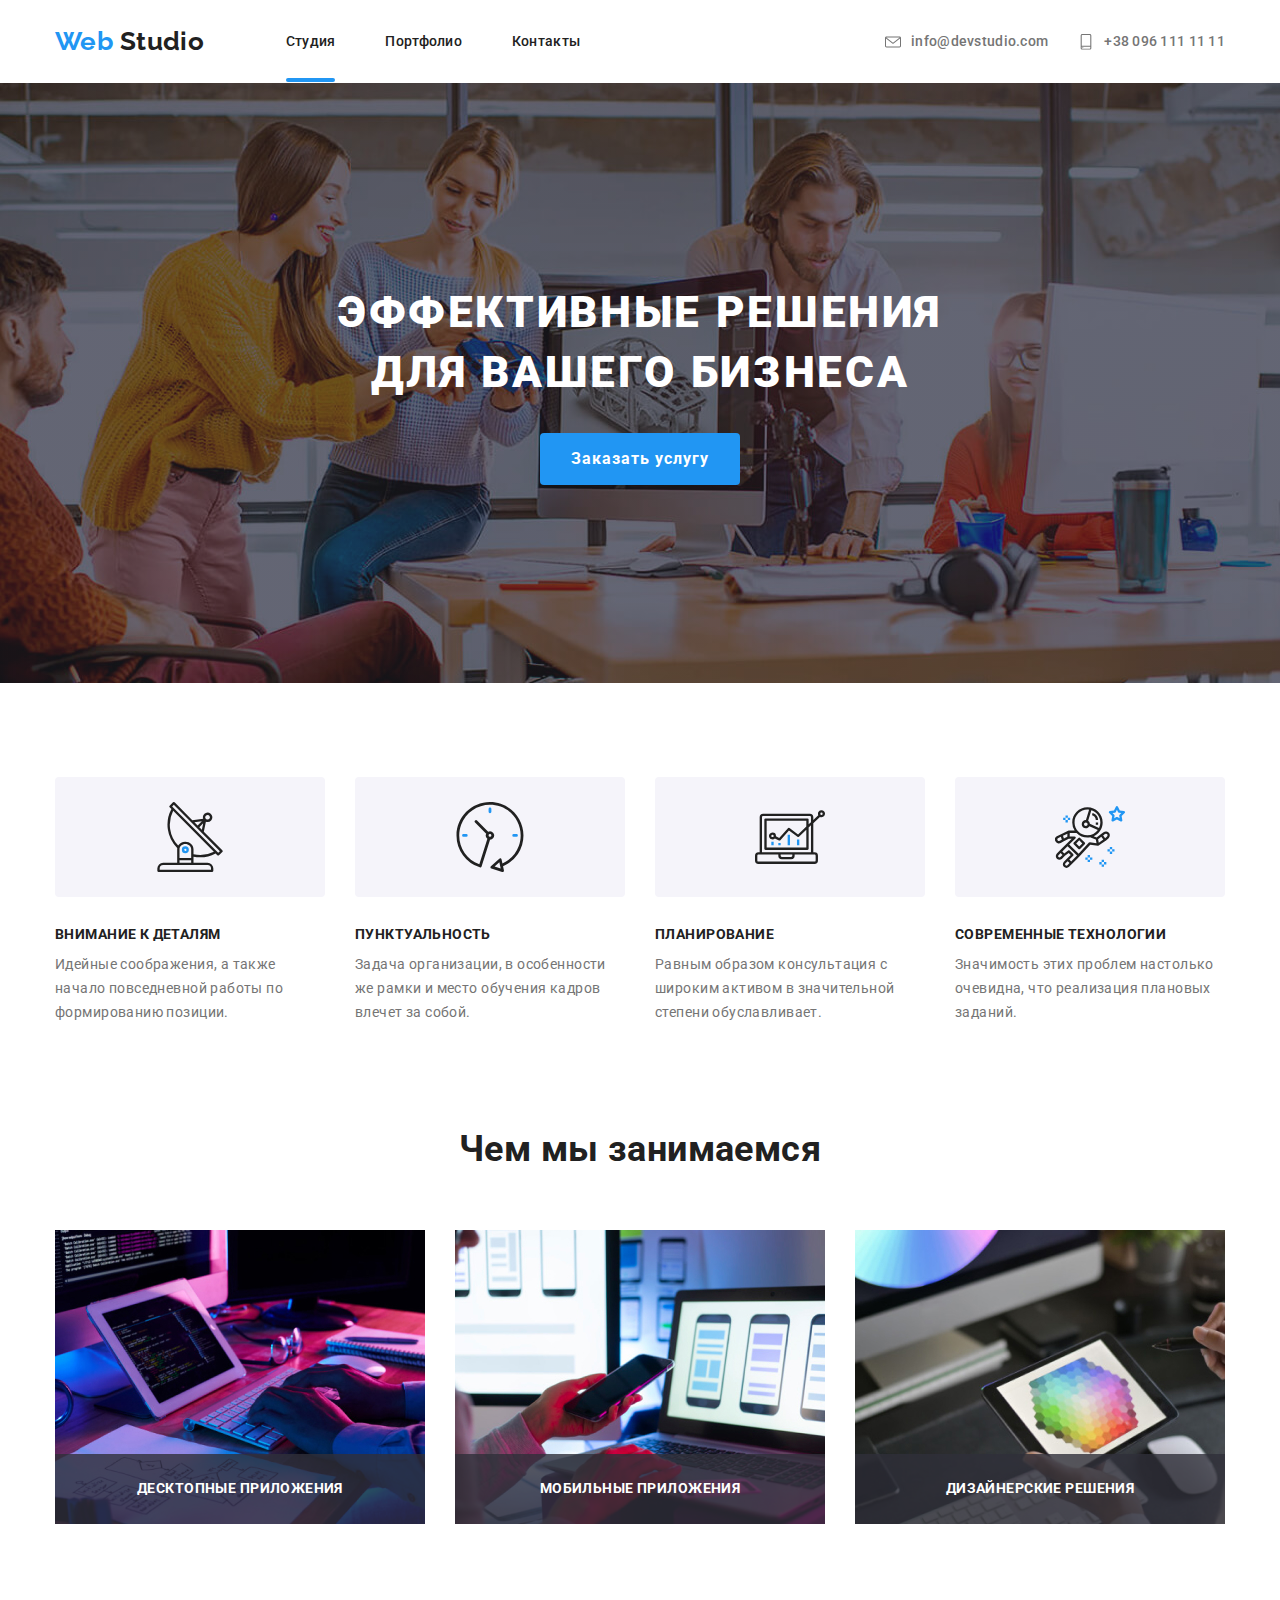
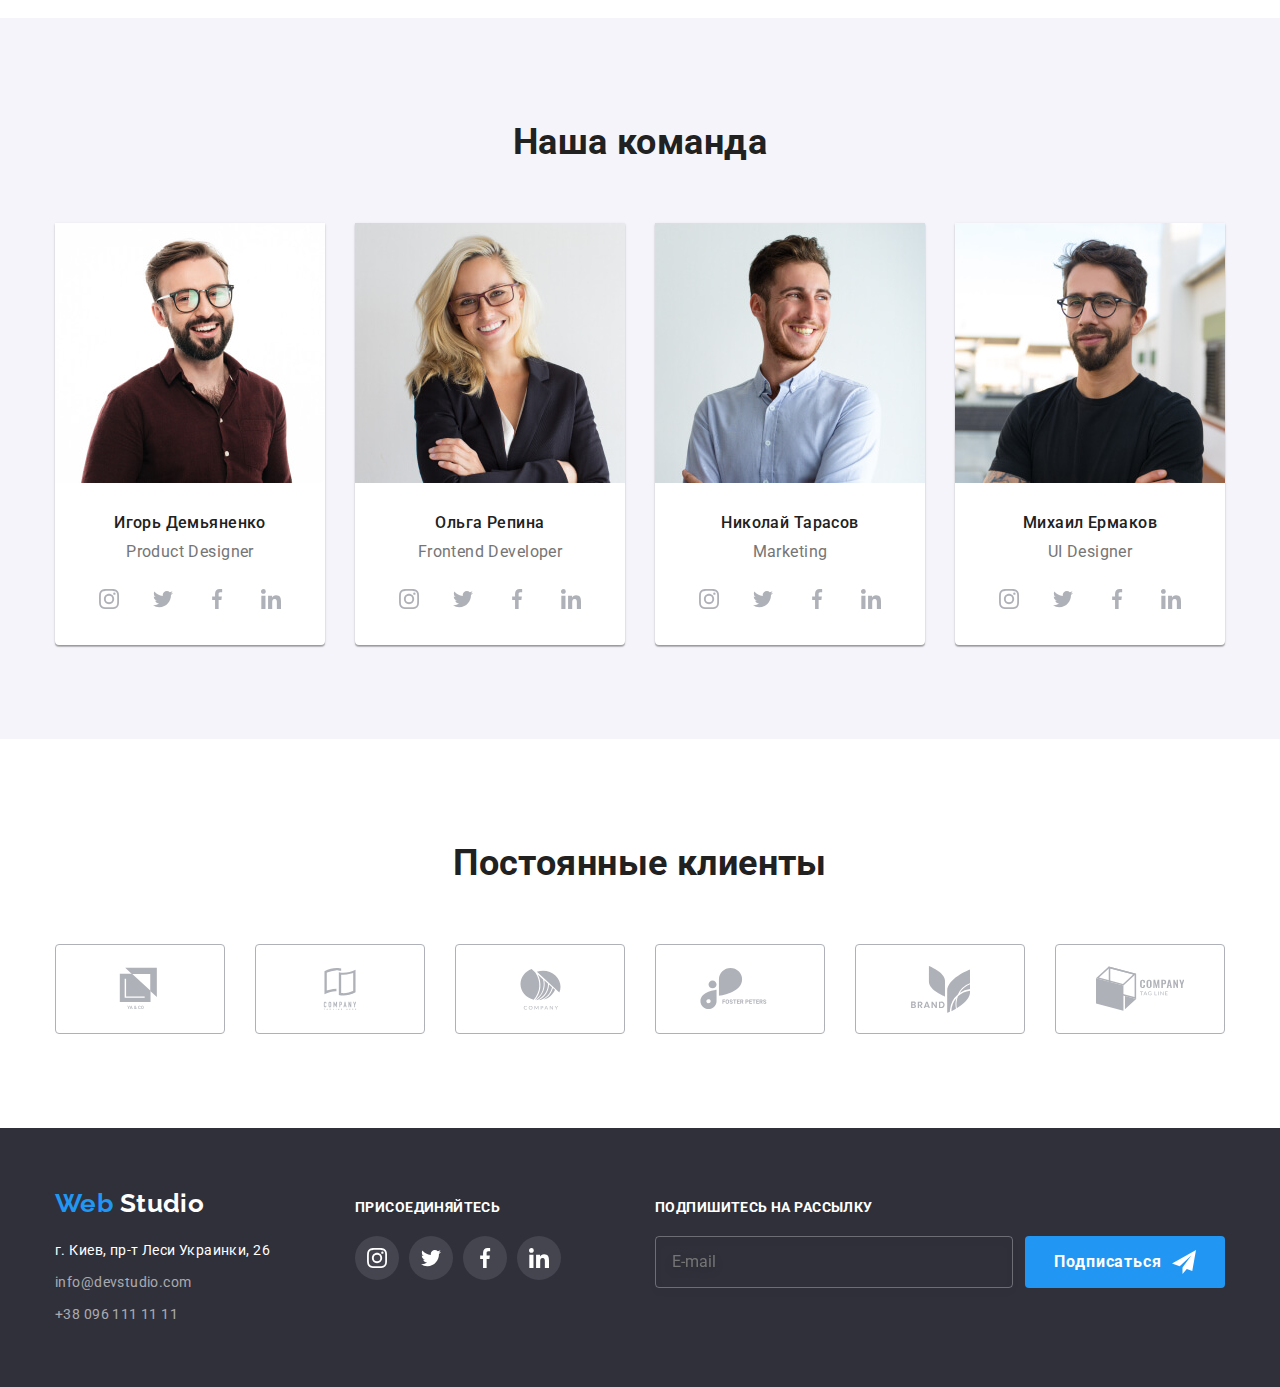
<file: index.html>
<!DOCTYPE html>
<html lang="ru">
  <head>
    <meta charset="UTF-8" />
    <meta name="viewport" content="width=device-width, initial-scale=1.0" />
    <title>WebStudio</title>
    <link
      href="https://fonts.googleapis.com/css2?family=Raleway:wght@700&family=Roboto:wght@400;500;700&display=swap"
      rel="stylesheet"
    />
    <link rel="stylesheet" href="./css/main.min.css" />
  </head>
  <body>
    <!-- неизменная шапка сайта -->
    <header>
    
        <div class="container header">

          <div class="header-logo">
            <a href="" class="logo"><span class="part-first">Web</span><span class="part-second"> Studio</span></a>
          </div>

          <button type="button" class="menu-button" aria-expanded="false" aria-controls="menu-wrapper" data-menu-button>
            <svg width="40" height="40">
              <use class="icon-burger" href="./images/modal-sprite.svg#icon-burger"></use>
              <use class="icon-close" href="./images/modal-sprite.svg#icon-close-menu"></use>
            </svg>
          </button>

          <div class="menu-wrapper" data-menu>
            <nav>
              <ul class="nav list">
                <li class="nav-item"><a class="active-page" href="./index.html">Студия</a></li>
                <li class="nav-item"><a class="" href="./portfolio.html">Портфолио</a></li>
                <li class="nav-item"><a class="" href="./contacts.html">Контакты</a></li>
              </ul>
            </nav>
            
            <div class="header-contacts">
              <ul class="header-contacts-list list">
                <li class="header-contacts-item"><a href="mailto:info@devstudio.com">
                    <svg class="contact-icon">
                      <use href="./images/sprite.svg#icon-envelope"></use>
                    </svg>info@devstudio.com</a></li>
                <li class="header-contacts-item"><a href="tel:00380961111111">
                    <svg class="contact-icon">
                      <use href="./images/sprite.svg#icon-smartphone"></use>
                    </svg>+38 096 111 11 11</a></li>
              </ul>
            </div> 
          </div>
  
        </div>
    
    </header>

    <main>
      <!-- герой -->
      <section class="hero">
            <div class="hero-text container">
                <h1>Эффективные решения<br> для вашего бизнеса</h1>
                <button class="btn" type="button" data-modal-open> Заказать услугу</button>
            </div>
        </section>

      <!-- наши преимущества -->
      
      <section class="advantages section">
        <div class="container">
          <h2 hidden>Наши преимущества</h2>
          <!-- заголовок будет невидимым, но должен существовать -->
          <ul class="advantages-list list">
            <li class="advantages-list-item">
              <div class="adventages-icon">
                <svg width="70" height="70">
                  <use href="./images/sprite.svg#icon-antenna"></use>
                </svg>
              </div>
              <h3>Внимание к деталям</h3>
              <p>
                Идейные соображения, а также начало повседневной работы по
                формированию позиции.
              </p>
            </li>
            <li class="advantages-list-item">
              <div class="adventages-icon">
                <svg width="70" height="70">
                  <use href="./images/sprite.svg#icon-clock"></use>
                </svg>
              </div>
              <h3>Пунктуальность</h3>
              <p>
                Задача организации, в особенности же рамки и место обучения
                кадров влечет за собой.
              </p>
            </li>
            <li class="advantages-list-item">
              <div class="adventages-icon">
                <svg width="70" height="70">
                  <use href="./images/sprite.svg#icon-diagram"></use>
                </svg>
              </div>
              <h3>Планирование</h3>
              <p>
                Равным образом консультация с широким активом в значительной
                степени обуславливает.
              </p>
            </li>
            <li class="advantages-list-item">
              <div class="adventages-icon">
                <svg width="70" height="70">
                  <use href="./images/sprite.svg#icon-astronaut"></use>
                </svg>
              </div>
              <h3>Современные технологии</h3>
              <p>
                Значимость этих проблем настолько очевидна, что реализация
                плановых заданий.
              </p>
            </li>
          </ul>
        </div>
      </section>

      <!-- Чем мы занимаемся -->
      <section class="activities section">
         <div class="container">
           <h2 class="section-title">Чем мы занимаемся</h2>
           <ul class="activities-list list">
             <li class="activities-list-item link">
               <h3>Десктопные приложения</h3>
               <img srcset="./images/activities/img1@1x.jpg 1x, ./images/activities/img1@2x.jpg 2x" 
               srс="./images/activities/img1@1x.jpg" alt="пк">
             </li>
             <li class="activities-list-item">
               <h3>Мобильные приложения</h3>
              <img srcset="./images/activities/img2@1x.jpg 1x, ./images/activities/img2@2x.jpg 2x"
                srс="./images/activities/img2@1x.jpg" alt="мобильный">
             </li>
             <li class="activities-list-item">
               <h3>Дизайнерские решения</h3>
               <img srcset="./images/activities/img3@1x.jpg 1x, ./images/activities/img3@2x.jpg 2x" 
               srс="./images/activities/img3@1x.jpg" alt="дизайн">
             </li>
           </ul>
         </div>

      </section>

      <!-- Наша команда -->
      <section class="team">
        <div class="container">
          <h2 class="section-title">Наша команда</h2>
          <ul class="our-team-list list">
            <li class="our-team-list-item">
              <picture>
                <source srcset="./images/team/igor-mobile@1x.jpg 1x, ./images/team/igor-mobile@2x.jpg 2x"
                  media="(max-width:767px)" type="image/jpg">
                <source srcset="./images/team/igor-tablet@1x.jpg 1x, ./images/team/igor-tablet@2x.jpg 2x"
                  media="(min-width:768px) and (max-width:1199px)" type="image/jpg">
                <source srcset="./images/team/igor-pc@1x.jpg 1x, ./images/team/igor-pc@2x.jpg 2x"
                  media="(min-width:1200px)" type="image/jpg">
                <img src="./images/team/igor-mobile@1x.jpg">
              </picture>
              <h3>Игорь Демьяненко</h3>
              <p>Product Designer</p>
              <ul class="sm-list list link">
                <li class="sm-list-item">
                  <a class="sm-list-item-icon" href="" aria-label="insta icon">
                    <svg class="item-icon">
                      <use href="./images/sprite.svg#icon-instagram"></use>
                    </svg>
                  </a>
                </li>
                <li class="sm-list-item">
                  <a
                    class="sm-list-item-icon"
                    href=""
                    aria-label="twitter icon"
                  >
                    <svg class="item-icon">
                      <use href="./images/sprite.svg#icon-twitter"></use>
                    </svg>
                  </a>
                </li>
                <li class="sm-list-item">
                  <a
                    class="sm-list-item-icon"
                    href=""
                    aria-label="facebook icon"
                  >
                    <svg class="item-icon">
                      <use href="./images/sprite.svg#icon-facebook"></use>
                    </svg>
                  </a>
                </li>
                <li class="sm-list-item">
                  <a
                    class="sm-list-item-icon"
                    href=""
                    aria-label="linkedin icon"
                  >
                    <svg class="item-icon">
                      <use href="./images/sprite.svg#icon-linkedin"></use>
                    </svg>
                  </a>
                </li>
              </ul>
            </li>
            <li class="our-team-list-item">
              <picture>
                <source srcset="./images/team/olga-mobile@1x.jpg 1x, ./images/team/olga-mobile@2x.jpg 2x"
                  media="(max-width:767px)" type="image/jpg">
                <source srcset="./images/team/olga-tablet@1x.jpg 1x, ./images/team/olga-tablet@2x.jpg 2x"
                  media="(min-width:768px) and (max-width:1199px)" type="image/jpg">
                <source srcset="./images/team/olga-pc@1x.jpg 1x, ./images/team/olga-pc@2x.jpg 2x"
                  media="(min-width:1200px)" type="image/jpg">
                <img src="./images/team/olga-mobile@1x.jpg">
              </picture>
              <h3>Ольга Репина</h3>
              <p>Frontend Developer</p>
              <ul class="sm-list list link">
                <li class="sm-list-item">
                  <a class="sm-list-item-icon" href="" aria-label="insta icon">
                    <svg class="item-icon">
                      <use href="./images/sprite.svg#icon-instagram"></use>
                    </svg>
                  </a>
                </li>
                <li class="sm-list-item">
                  <a
                    class="sm-list-item-icon"
                    href=""
                    aria-label="twitter icon"
                  >
                    <svg class="item-icon">
                      <use href="./images/sprite.svg#icon-twitter"></use>
                    </svg>
                  </a>
                </li>
                <li class="sm-list-item">
                  <a
                    class="sm-list-item-icon"
                    href=""
                    aria-label="facebook icon"
                  >
                    <svg class="item-icon">
                      <use href="./images/sprite.svg#icon-facebook"></use>
                    </svg>
                  </a>
                </li>
                <li class="sm-list-item">
                  <a
                    class="sm-list-item-icon"
                    href=""
                    aria-label="linkedin icon"
                  >
                    <svg class="item-icon">
                      <use href="./images/sprite.svg#icon-linkedin"></use>
                    </svg>
                  </a>
                </li>
              </ul>
            </li>
            <li class="our-team-list-item">
              <picture>
                <source srcset="./images/team/niko-mobile@1x.jpg 1x, ./images/team/niko-mobile@2x.jpg 2x" 
                  media="(max-width:767px)"
                  type="image/jpg">
                <source srcset="./images/team/niko-tablet@1x.jpg 1x, ./images/team/niko-tablet@2x.jpg 2x" 
                  media="(min-width:768px) and (max-width:1199px)"
                  type="image/jpg">
                <source srcset="./images/team/niko-pc@1x.jpg 1x, ./images/team/niko-pc@2x.jpg 2x" 
                  media="(min-width:1200px)"
                  type="image/jpg">
                <img src="./images/team/niko-mobile@1x.jpg">
              </picture>
              <h3>Николай Тарасов</h3>
              <p>Marketing</p>
              <ul class="sm-list list link">
                <li class="sm-list-item">
                  <a class="sm-list-item-icon" href="" aria-label="insta icon">
                    <svg class="item-icon">
                      <use href="./images/sprite.svg#icon-instagram"></use>
                    </svg>
                  </a>
                </li>
                <li class="sm-list-item">
                  <a
                    class="sm-list-item-icon"
                    href=""
                    aria-label="twitter icon"
                  >
                    <svg class="item-icon">
                      <use href="./images/sprite.svg#icon-twitter"></use>
                    </svg>
                  </a>
                </li>
                <li class="sm-list-item">
                  <a
                    class="sm-list-item-icon"
                    href=""
                    aria-label="facebook icon"
                  >
                    <svg class="item-icon">
                      <use href="./images/sprite.svg#icon-facebook"></use>
                    </svg>
                  </a>
                </li>
                <li class="sm-list-item">
                  <a
                    class="sm-list-item-icon"
                    href=""
                    aria-label="linkedin icon"
                  >
                    <svg class="item-icon">
                      <use href="./images/sprite.svg#icon-linkedin"></use>
                    </svg>
                  </a>
                </li>
              </ul>
            </li>
            <li class="our-team-list-item">
              <picture>
                <source srcset="./images/team/misha-mobile@1x.jpg 1x, ./images/team/misha-mobile@2x.jpg 2x" 
                  media="(max-width:767px)"
                  type="image/jpg">
                <source srcset="./images/team/misha-tablet@1x.jpg 1x, ./images/team/misha-tablet@2x.jpg 2x" 
                  media="(min-width:768px) and (max-width:1199px)"
                  type="image/jpg">
                <source srcset="./images/team/misha-pc@1x.jpg 1x, ./images/team/misha-pc@2x.jpg 2x" 
                  media="(min-width:1200px)"
                  type="image/jpg">
                <img src="./images/team/misha-mobile@1x.jpg">
              </picture>
              <h3>Михаил Ермаков</h3>
              <p>UI Designer</p>
              <ul class="sm-list list link">
                <li class="sm-list-item">
                  <a class="sm-list-item-icon" href="" aria-label="insta icon">
                    <svg class="item-icon">
                      <use href="./images/sprite.svg#icon-instagram"></use>
                    </svg>
                  </a>
                </li>
                <li class="sm-list-item">
                  <a
                    class="sm-list-item-icon"
                    href=""
                    aria-label="twitter icon"
                  >
                    <svg class="item-icon">
                      <use href="./images/sprite.svg#icon-twitter"></use>
                    </svg>
                  </a>
                </li>
                <li class="sm-list-item">
                  <a
                    class="sm-list-item-icon"
                    href=""
                    aria-label="facebook icon"
                  >
                    <svg class="item-icon">
                      <use href="./images/sprite.svg#icon-facebook"></use>
                    </svg>
                  </a>
                </li>
                <li class="sm-list-item">
                  <a
                    class="sm-list-item-icon"
                    href=""
                    aria-label="linkedin icon"
                  >
                    <svg class="item-icon">
                      <use href="./images/sprite.svg#icon-linkedin"></use>
                    </svg>
                  </a>
                </li>
              </ul>
            </li>
          </ul>
        </div>
      </section>

      <!-- Постоянные клиенты -->
      <section class="clients">
        <div class="container">
          <h2 class="section-title">Постоянные клиенты</h2>

          <ul class="clients-list list link">
            <li class="clients-list-item">
              <a class="client" href="" target="_blank">
                <svg class="company-logo" width="44.27" height="49.23">
                  <use href="./images/sprite.svg#icon-logo1"></use>
                </svg>
              </a>
            </li>
            <li class="clients-list-item">
              <a class="client" href="" target="_blank">
                <svg class="company-logo" width="42" height="52">
                  <use href="./images/sprite.svg#icon-logo2"></use>
                </svg>
              </a>
            </li>
            <li class="clients-list-item">
              <a class="client" href="" target="_blank">
                <svg class="company-logo" width="41" height="42.6">
                  <use href="./images/sprite.svg#icon-logo3"></use>
                </svg>
              </a>
            </li>
            <li class="clients-list-item">
              <a class="client" href="" target="_blank">
                <svg class="company-logo" width="79.66" height="42.02">
                  <use href="./images/sprite.svg#icon-logo4"></use>
                </svg>
              </a>
            </li>
            <li class="clients-list-item">
              <a class="client" href="" target="_blank">
                <svg class="company-logo" width="59" height="47">
                  <use href="./images/sprite.svg#icon-logo5"></use>
                </svg>
              </a>
            </li>
            <li class="clients-list-item">
              <a class="client" href="" target="_blank">
                <svg class="company-logo" width="88.48" height="45.44">
                  <use href="./images/sprite.svg#icon-logo6"></use>
                </svg>
              </a>
            </li>
          </ul>
        </div>
      </section>
    </main>

    <!-- футер -->

    <footer>
      
      <div class="container">
                <div class="footer-tablet-top">
                  <div class="footer-contacts">
                    <a href="" class="logo"><span class="part-first">Web</span><span class="part-second"> Studio</span></a>
                
                    <address class="address">
                      <a class="map" href="https://goo.gl/maps/HwrvqcL7cg5Yp1Jj8">г. Киев, пр-т Леси Украинки, 26</a>
                      <ul class="footer-contacts-list list">
                        <li class="footer-contacts-list-item">
                          <a class="footer-contacts-item" href="mailto:info@devstudio.com">info@devstudio.com</a>
                        </li>
                
                        <li class="footer-contacts-list-item">
                          <a class="footer-contacts-item" href="tel:00380961111111">+38 096 111 11 11</a>
                        </li>
                      </ul>
                    </address>
                  </div>
                
                  <div class="join">
                    <b class="attention">Присоединяйтесь</b>
                    <ul class="sm-list list">
                      <li class="sm-list-item">
                        <a class="sm-list-item-icon" href="" aria-label="insta icon">
                          <svg class="item-icon">
                            <use href="./images/sprite.svg#icon-instagram"></use>
                          </svg>
                        </a>
                      </li>
                      <li class="sm-list-item">
                        <a class="sm-list-item-icon" href="" aria-label="twitter icon">
                          <svg class="item-icon">
                            <use href="./images/sprite.svg#icon-twitter"></use>
                          </svg>
                        </a>
                      </li>
                      <li class="sm-list-item">
                        <a class="sm-list-item-icon" href="" aria-label="facebook icon">
                          <svg class="item-icon">
                            <use href="./images/sprite.svg#icon-facebook"></use>
                          </svg>
                        </a>
                      </li>
                      <li class="sm-list-item">
                        <a class="sm-list-item-icon" href="" aria-label="linkedin icon">
                          <svg class="item-icon">
                            <use href="./images/sprite.svg#icon-linkedin"></use>
                          </svg></a>
                      </li>
                    </ul>
                  </div>
                </div>
                
                <div class="join-form">
                  <b class="attention">Подпишитесь на рассылку</b>
                  <form class="subscribe-form">
                    <input class="subscribe-input" type="email" name="email" placeholder="E-mail" autocomplete="email">
                    <button class="subscribe-button btn" type="submit">Подписаться</button>
                  </form>
                </div>
      </div>

     </footer>

    <!-- модалка -->

    <div class="backdrop is-hidden" data-backdrop>
      <form class="js-order-form">
        <button class="close-button" type="button" data-modal-close>
          <svg class="close-icon">
            <use href="./images/modal-sprite.svg#icon-close"></use>
          </svg>
        </button>

        <p>Оставьте свои данные, мы вам перезвоним</p>

        <div class="form-field">
          <input
            class="form-input"
            type="text"
            name="name"
            id="name"
            required
            placeholder=" "
          />
          <label class="form-label" for="name">Имя</label>
          <svg class="form-icon">
            <use href="./images/modal-sprite.svg#icon-person"></use>
          </svg>
        </div>

        <div class="form-field">
          <input
            class="form-input"
            type="tel"
            name="tel"
            id="tel"
            required
            placeholder=" "
          />
          <label class="form-label" for="tel">Телефон</label>
          <svg class="form-icon">
            <use href="./images/modal-sprite.svg#icon-phone"></use>
          </svg>
        </div>

        <div class="form-field">
          <input
            class="form-input"
            type="email"
            name="email"
            id="email"
            required
            placeholder=" "
          />
          <label class="form-label" for="email">Почта</label>
          <svg class="form-icon">
            <use href="./images/modal-sprite.svg#icon-email"></use>
          </svg>
        </div>

        <div class="form-field last">
          <label for="comment"></label>
          <textarea
            class="form-input comment"
            name="comment"
            id="comment"
            placeholder="Комментарий"
          ></textarea>
        </div>

        <div class="policy">
          <input
            class="checkbox"
            type="checkbox"
            name="policy"
            id="policy"
            required
          />
          <label class="policy-required" for="policy"
            >Соглашаюсь с рассылкой и принимаю
            <span><a href="">Условия договора</a></span></label
          >
        </div>

        <button class="submit-button btn" type="submit">Отправить</button>
      </form>
    </div>

    <script>
      (() => {
        document
          .querySelector(".js-order-form")
          .addEventListener("submit", (e) => {
            e.preventDefault();

            new FormData(e.currentTarget).forEach((value, name) =>
              console.log(`${name}: ${value}`)
            );

            e.currentTarget.reset();
          });
      })();
    </script>

    <script src="./js/modal.js"></script>
    <script src="./js/menu.js"></script>
  </body>
</html>
</file>
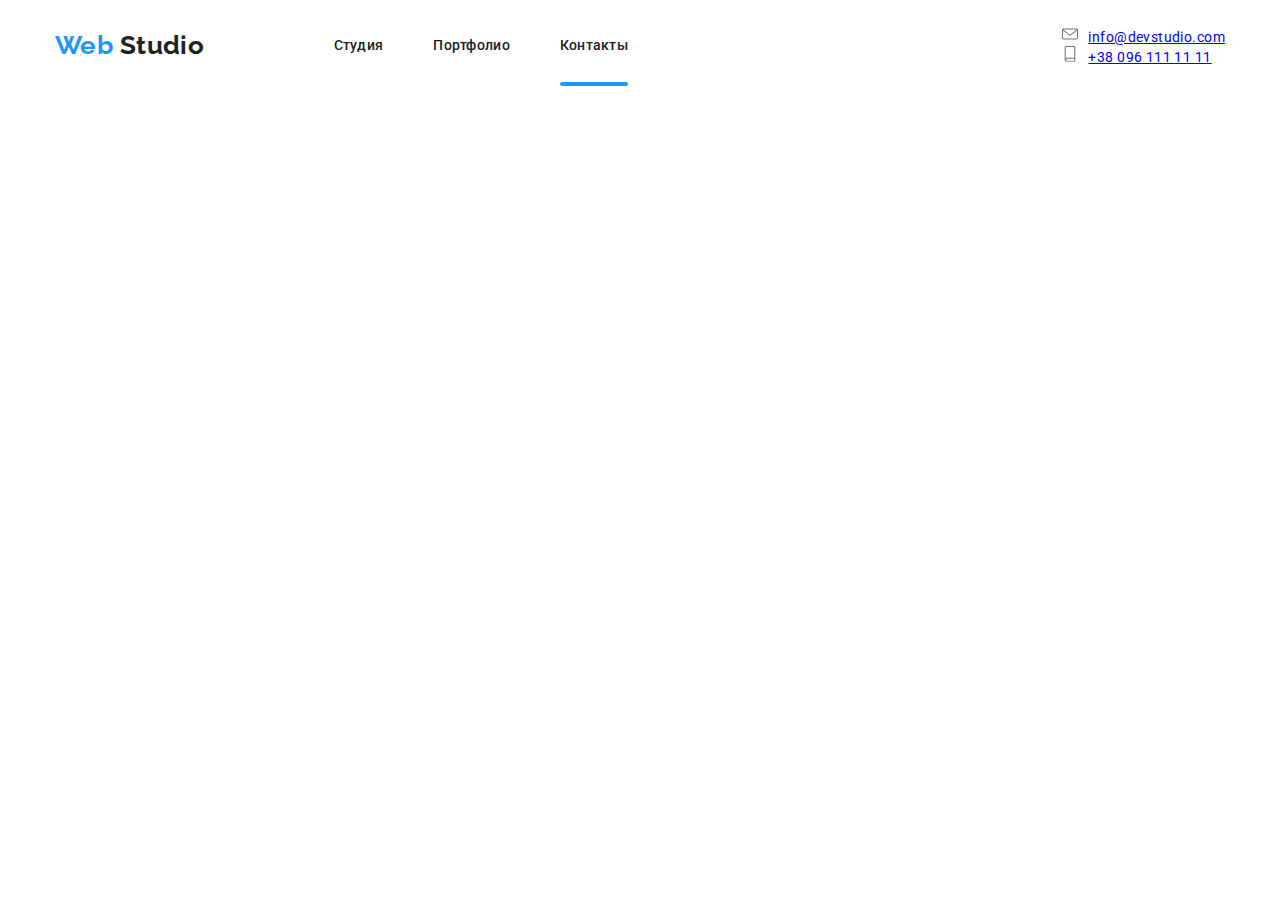
<file: contacts.html>
<!DOCTYPE html>
<html lang="ru">

<head>
    <meta charset="UTF-8">
    <meta name="viewport" content="width=device-width, initial-scale=1.0">
    <title>WebStudio</title>
    <link href="https://fonts.googleapis.com/css2?family=Raleway:wght@700&family=Roboto:wght@400;500;700&display=swap"
        rel="stylesheet">
    <link rel="stylesheet" href="./css/main.min.css">
</head>

<body>
    <!-- неизменная шапка сайта -->
    <header>
    
        <div class="container header">
    
            <a href="" class="logo"><span class="part-first">Web</span><span class="part-second"> Studio</span></a>
    
            <nav>
                <ul class="nav list">
                    <li class="nav-item"><a class="" href="./index.html">Студия</a></li>
                    <li class="nav-item"><a class="" href="./portfolio.html">Портфолио</a></li>
                    <li class="nav-item"><a class="active-page" href="./contacts.html">Контакты</a></li>
                </ul>
            </nav>
    
            <ul class="contacts list contacts-container">
                <li class="contact-item"><a href="mailto:info@devstudio.com">
                        <svg class="contact-icon">
                            <use href="./images/sprite.svg#icon-envelope"></use>
                        </svg>info@devstudio.com</a></li>
                <li class="contact-item"><a href="tel:00380961111111">
                        <svg class="contact-icon">
                            <use href="./images/sprite.svg#icon-smartphone"></use>
                        </svg>+38 096 111 11 11</a></li>
            </ul>
    
        </div>
    
    </header>

                <!-- <form class="js-order-form">

                    <p>Оставьте свои данные, мы вам перезвоним</p>
        
                    <div class="form-field">
                        <input class="form-input" type="text" name="name" id="name">
                        <label class="form-label"for="name"><svg class="form-icon">
                                <use href="./images/modal-sprite.svg#icon-person"></use></svg>Имя</label>
                    </div>

                    <div class="form-field">
                        <input class="form-input" type="tel" name="tel" id="tel">
                        <label class="form-label" for="tel"><svg class="form-icon">
                            <use href="./images/modal-sprite.svg#icon-phone"></use>
                        </svg>Телефон</label>
                    </div>


                    <div class="form-field">
                        <input class="form-input" type="email" name="email" id="email">
                        <label class="form-label" for="email"><svg class="form-icon">
                            <use href="./images/modal-sprite.svg#icon-email"></use>
                        </svg>Почта</label>
                    </div>

                    <div class="form-field last">
                        <label for="comment"></label>
                        <textarea class="form-input" class="comment" name="comment" id="comment" placeholder="Комментарий"></textarea>
                    </div>

                    <div class="policy">
                        <input type="checkbox" name="policy" id="policy">
                        <label for="policy">Соглашаюсь с рассылкой и принимаю <span><a href="">Условия договора</a></span></label>
                    </div>
                        
                    <button class="submit-button btn" type="submit">Отправить</button>
                </form>

                
 
    <script>
        (() => {
            document
                .querySelector('.js-order-form')
                .addEventListener('submit', e => {
                    e.preventDefault();

                    new FormData(e.currentTarget).forEach((value, name) =>
                        console.log(`${name}: ${value}`),
                    );

                    e.currentTarget.reset();
                });
        })();
    </script> -->

</body>
</html>
</file>
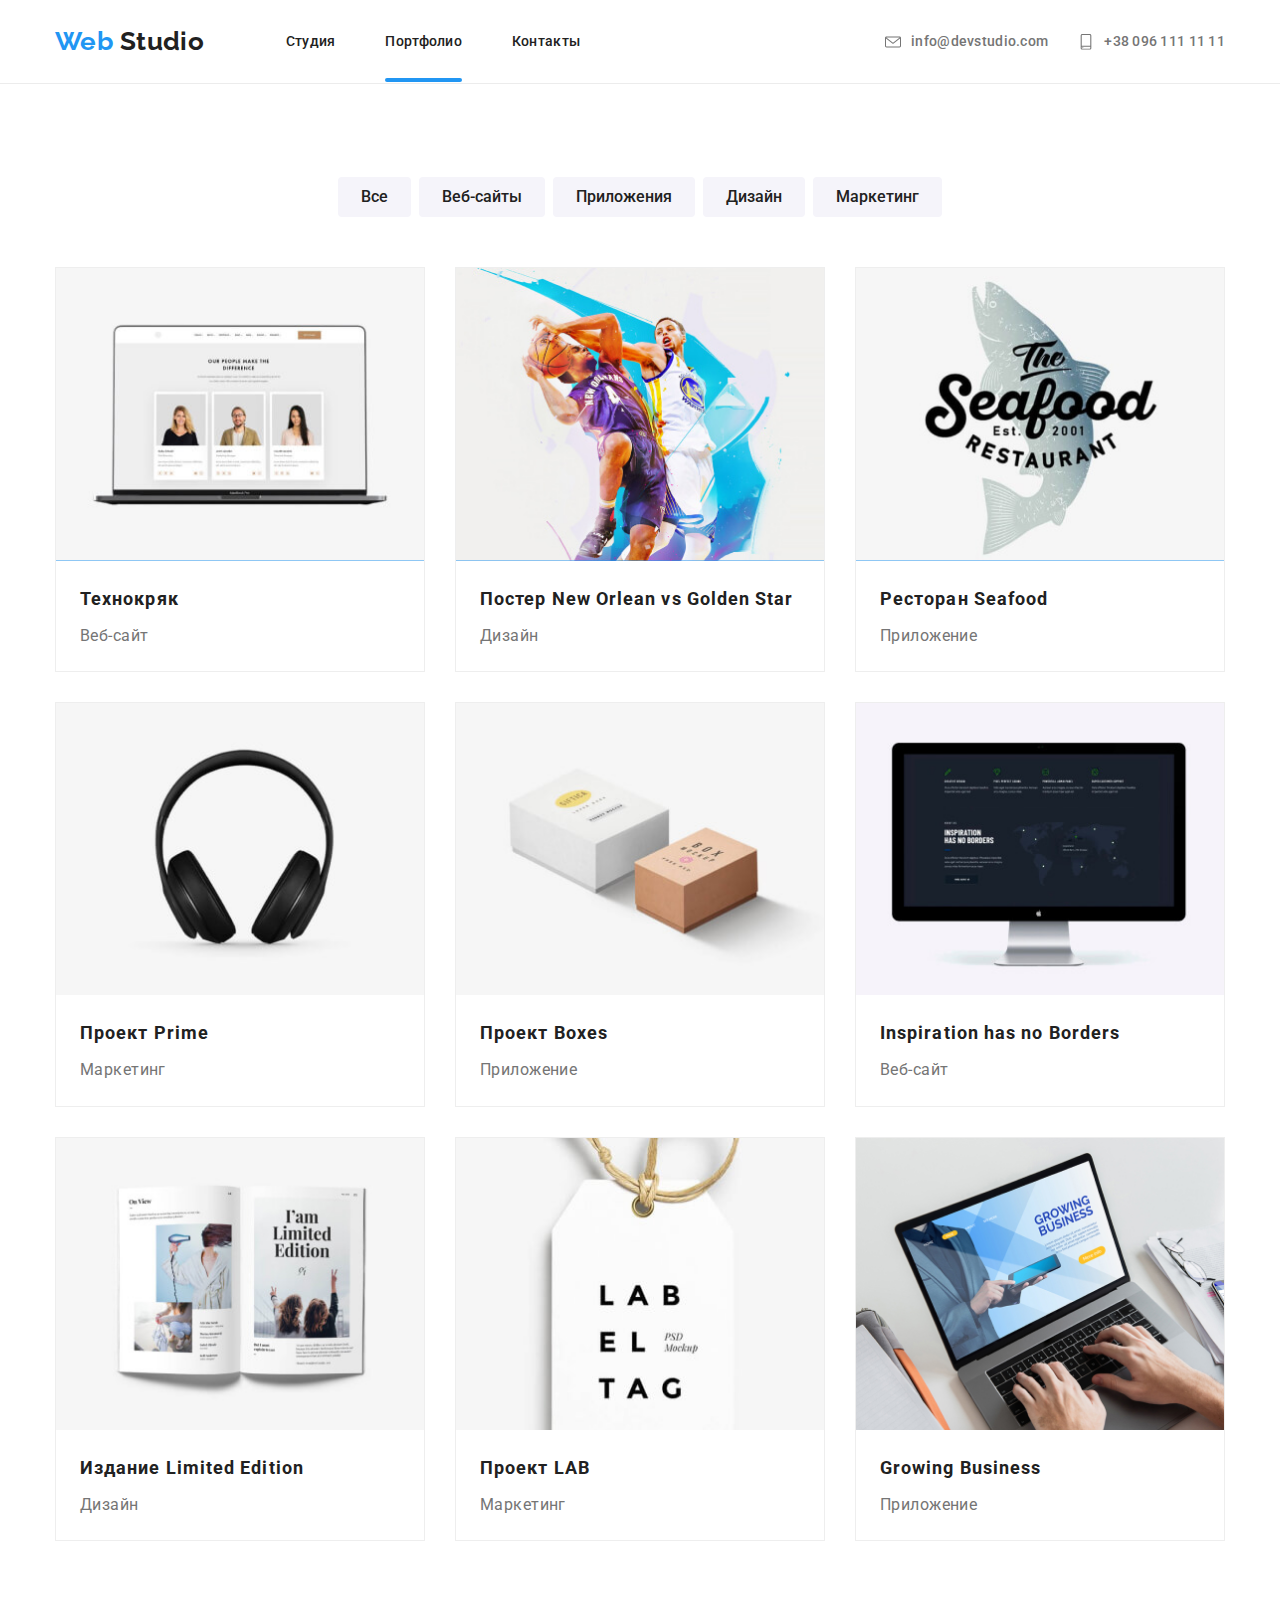
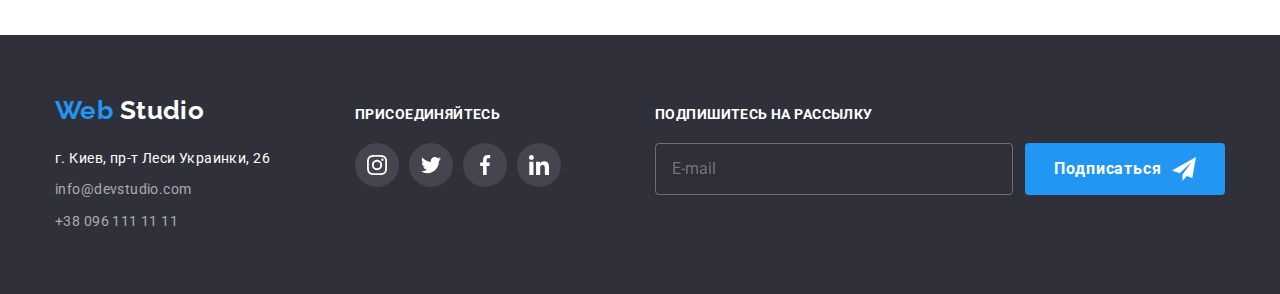
<file: portfolio.html>
<!DOCTYPE html>
<html lang="ru">
  <head>
    <meta charset="UTF-8" />
    <meta name="viewport" content="width=device-width, initial-scale=1.0" />
    <title>WebStudio</title>
    <link
      href="https://fonts.googleapis.com/css2?family=Raleway:wght@700&family=Roboto:wght@400;500;700&display=swap"
      rel="stylesheet"
    />
    <link rel="stylesheet" href="./css/portfolio.min.css" />
  </head>

  <body>
    <!-- неизменная шапка сайта -->
<header>

  <div class="container header">

    <div class="header-logo">
      <a href="" class="logo"><span class="part-first">Web</span><span class="part-second"> Studio</span></a>
    </div>

    <button type="button" class="menu-button" aria-expanded="false" aria-controls="menu-wrapper" data-menu-button>
      <svg width="40" height="40">
        <use class="icon-burger" href="./images/modal-sprite.svg#icon-burger"></use>
        <use class="icon-close" href="./images/modal-sprite.svg#icon-close-menu"></use>
      </svg>
    </button>

    <div class="menu-wrapper" data-menu>
      <nav>
        <ul class="nav list">
          <li class="nav-item"><a class="" href="./index.html">Студия</a></li>
          <li class="nav-item"><a class="active-page" href="./portfolio.html">Портфолио</a></li>
          <li class="nav-item"><a class="" href="./contacts.html">Контакты</a></li>
        </ul>
      </nav>

      <div class="header-contacts">
        <ul class="header-contacts-list list">
          <li class="header-contacts-item"><a href="mailto:info@devstudio.com">
              <svg class="contact-icon">
                <use href="./images/sprite.svg#icon-envelope"></use>
              </svg>info@devstudio.com</a></li>
          <li class="header-contacts-item"><a href="tel:00380961111111">
              <svg class="contact-icon">
                <use href="./images/sprite.svg#icon-smartphone"></use>
              </svg>+38 096 111 11 11</a></li>
        </ul>
      </div>
    </div>

  </div>

</header>

    <main class="portfolio-page">
      <section class="portfolio">
        <div class="container">
          <h1 hidden>Портфолио</h1>
          
          <ul class="button-list list link">
            <li class="item"><button class="portfolio-button">Все</button></li>
            <li class="item"><button class="portfolio-button">Веб-сайты</button></li>
            <li class="item"><button class="portfolio-button">Приложения</button></li>
            <li class="item"><button class="portfolio-button">Дизайн</button></li>
            <li class="item"><button class="portfolio-button">Маркетинг</button></li>
          </ul>
        </div>

        <div class="container">
          <ul class="portfolio-list list link">
            <li class="portfolio-list-item">
              <a href="">
                <div class="overlay">
                  <picture>
                    <source srcset="./img-portfolio/pic1-mobile@1x.jpg 1x, ./img-portfolio/pic1-mobile@2x.jpg 2x" 
                      media="(max-width:767px)" type="image/jpg">
                    <source srcset="./img-portfolio/pic1-tablet@1x.jpg 1x, ./img-portfolio/pic1-tablet@2x.jpg 2x" 
                      media="(min-width:768px) and (max-width:1199px)" type="image/jpg">
                    <source srcset="./img-portfolio/pic1-pc@1x.jpg 1x, ./img-portfolio/pic1-pc@2x.jpg 2x" 
                      media="(min-width:1200px)" type="image/jpg">
                    <img src="./img-portfolio/pic1-mobile@1x.jpg">
                  </picture>
                  <p class="portfolio-description">
                    Технокряк это современная площадка распространения
                    коронавируса. Компании используют эту платформу для цифрового
                    шпионажа и атак на защищённые сервера конкурентов.
                  </p>
                </div>
                <h2>Технокряк</h2>
                <p class="portfolio-type">Веб-сайт</p>
              </a>
            </li>
          
            <li class="portfolio-list-item">
              <a href="">
                <div class="overlay">
                  <picture>
                    <source srcset="./img-portfolio/pic2-mobile@1x.jpg 1x, ./img-portfolio/pic2-mobile@2x.jpg 2x"
                      media="(max-width:767px)" type="image/jpg">
                    <source srcset="./img-portfolio/pic2-tablet@1x.jpg 1x, ./img-portfolio/pic2-tablet@2x.jpg 2x"
                      media="(min-width:768px) and (max-width:1199px)" type="image/jpg">
                    <source srcset="./img-portfolio/pic2-pc@1x.jpg 1x, ./img-portfolio/pic2-pc@2x.jpg 2x" 
                      media="(min-width:1200px)" type="image/jpg">
                    <img src="./img-portfolio/pic2-mobile@1x.jpg">
                  </picture>
                  <p class="portfolio-description">
                    Технокряк это современная площадка распространения
                    коронавируса. Компании используют эту платформу для цифрового
                    шпионажа и атак на защищённые сервера конкурентов.
                  </p>
                </div>
                <h2 lang="en">Постер New Orlean vs Golden Star</h2>
                <p class="portfolio-type">Дизайн</p>
              </a>
            </li>
            <li class="portfolio-list-item">
              <a href="">
                <div class="overlay">
                  <picture>
                    <source srcset="./img-portfolio/pic3-mobile@1x.jpg 1x, ./img-portfolio/pic3-mobile@2x.jpg 2x"
                      media="(max-width:767px)" type="image/jpg">
                    <source srcset="./img-portfolio/pic3-tablet@1x.jpg 1x, ./img-portfolio/pic3-tablet@2x.jpg 2x"
                      media="(min-width:768px) and (max-width:1199px)" type="image/jpg">
                    <source srcset="./img-portfolio/pic3-pc@1x.jpg 1x, ./img-portfolio/pic3-pc@2x.jpg 2x" media="(min-width:1200px)"
                      type="image/jpg">
                    <img src="./img-portfolio/pic3-mobile@1x.jpg">
                  </picture>
                  <p class="portfolio-description">
                    Технокряк это современная площадка распространения
                    коронавируса. Компании используют эту платформу для цифрового
                    шпионажа и атак на защищённые сервера конкурентов.
                  </p>
                </div>
                <h2>Ресторан Seafood</h2>
                <p class="portfolio-type">Приложение</p>
              </a>
            </li>
          
            <li class="portfolio-list-item">
              <a href="">
                <div class="overlay">
                  <picture>
                    <source srcset="./img-portfolio/pic4-mobile@1x.jpg 1x, ./img-portfolio/pic4-mobile@2x.jpg 2x"
                      media="(max-width:767px)" type="image/jpg">
                    <source srcset="./img-portfolio/pic4-tablet@1x.jpg 1x, ./img-portfolio/pic4-tablet@2x.jpg 2x"
                      media="(min-width:768px) and (max-width:1199px)" type="image/jpg">
                    <source srcset="./img-portfolio/pic4-pc@1x.jpg 1x, ./img-portfolio/pic4-pc@2x.jpg 2x" media="(min-width:1200px)"
                      type="image/jpg">
                    <img src="./img-portfolio/pic4-mobile@1x.jpg">
                  </picture>
                  <p class="portfolio-description">
                    Технокряк это современная площадка распространения
                    коронавируса. Компании используют эту платформу для цифрового
                    шпионажа и атак на защищённые сервера конкурентов.
                  </p>
                </div>
                <h2>Проект Prime</h2>
                <p class="portfolio-type">Маркетинг</p>
              </a>
            </li>
          
            <li class="portfolio-list-item">
              <a href="">
                <div class="overlay">
                  <picture>
                    <source srcset="./img-portfolio/pic5-mobile@1x.jpg 1x, ./img-portfolio/pic5-mobile@2x.jpg 2x"
                      media="(max-width:767px)" type="image/jpg">
                    <source srcset="./img-portfolio/pic5-tablet@1x.jpg 1x, ./img-portfolio/pic5-tablet@2x.jpg 2x"
                      media="(min-width:768px) and (max-width:1199px)" type="image/jpg">
                    <source srcset="./img-portfolio/pic5-pc@1x.jpg 1x, ./img-portfolio/pic5-pc@2x.jpg 2x" media="(min-width:1200px)"
                      type="image/jpg">
                    <img src="./img-portfolio/pic5-mobile@1x.jpg">
                  </picture>
                  <p class="portfolio-description">
                    Технокряк это современная площадка распространения
                    коронавируса. Компании используют эту платформу для цифрового
                    шпионажа и атак на защищённые сервера конкурентов.
                  </p>
                </div>
                <h2>Проект Boxes</h2>
                <p class="portfolio-type">Приложение</p>
              </a>
            </li>
          
            <li class="portfolio-list-item">
              <a href="">
                <div class="overlay">
                  <picture>
                    <source srcset="./img-portfolio/pic6-mobile@1x.jpg 1x, ./img-portfolio/pic6-mobile@2x.jpg 2x"
                      media="(max-width:767px)" type="image/jpg">
                    <source srcset="./img-portfolio/pic6-tablet@1x.jpg 1x, ./img-portfolio/pic6-tablet@2x.jpg 2x"
                      media="(min-width:768px) and (max-width:1199px)" type="image/jpg">
                    <source srcset="./img-portfolio/pic6-pc@1x.jpg 1x, ./img-portfolio/pic6-pc@2x.jpg 2x" media="(min-width:1200px)"
                      type="image/jpg">
                    <img src="./img-portfolio/pic6-mobile@1x.jpg">
                  </picture>
                  <p class="portfolio-description">
                    Технокряк это современная площадка распространения
                    коронавируса. Компании используют эту платформу для цифрового
                    шпионажа и атак на защищённые сервера конкурентов.
                  </p>
                </div>
                <h2 lang="en">Inspiration has no Borders</h2>
                <p class="portfolio-type">Веб-сайт</p>
              </a>
            </li>
          
            <li class="portfolio-list-item">
              <a href="">
                <div class="overlay">
                  <picture>
                    <source srcset="./img-portfolio/pic7-mobile@1x.jpg 1x, ./img-portfolio/pic7-mobile@2x.jpg 2x"
                      media="(max-width:767px)" type="image/jpg">
                    <source srcset="./img-portfolio/pic7-tablet@1x.jpg 1x, ./img-portfolio/pic7-tablet@2x.jpg 2x"
                      media="(min-width:768px) and (max-width:1199px)" type="image/jpg">
                    <source srcset="./img-portfolio/pic7-pc@1x.jpg 1x, ./img-portfolio/pic7-pc@2x.jpg 2x" media="(min-width:1200px)"
                      type="image/jpg">
                    <img src="./img-portfolio/pic7-mobile@1x.jpg">
                  </picture>
                  <p class="portfolio-description">
                    Технокряк это современная площадка распространения
                    коронавируса. Компании используют эту платформу для цифрового
                    шпионажа и атак на защищённые сервера конкурентов.
                  </p>
                </div>
                <h2>Издание Limited Edition</h2>
                <p class="portfolio-type">Дизайн</p>
              </a>
            </li>
          
            <li class="portfolio-list-item">
              <a href="">
                <div class="overlay">
                  <picture>
                    <source srcset="./img-portfolio/pic8-mobile@1x.jpg 1x, ./img-portfolio/pic8-mobile@2x.jpg 2x"
                      media="(max-width:767px)" type="image/jpg">
                    <source srcset="./img-portfolio/pic8-tablet@1x.jpg 1x, ./img-portfolio/pic8-tablet@2x.jpg 2x"
                      media="(min-width:768px) and (max-width:1199px)" type="image/jpg">
                    <source srcset="./img-portfolio/pic8-pc@1x.jpg 1x, ./img-portfolio/pic8-pc@2x.jpg 2x" 
                      media="(min-width:1200px)"
                      type="image/jpg">
                    <img src="./img-portfolio/pic8-mobile@1x.jpg">
                  </picture>
                  <p class="portfolio-description">
                    Технокряк это современная площадка распространения
                    коронавируса. Компании используют эту платформу для цифрового
                    шпионажа и атак на защищённые сервера конкурентов.
                  </p>
                </div>
                <h2>Проект LAB</h2>
                <p class="portfolio-type">Маркетинг</p>
              </a>
            </li>
          
            <li class="portfolio-list-item">
              <a href="">
                <div class="overlay">
                  <picture>
                    <source srcset="./img-portfolio/pic9-mobile@1x.jpg 1x, ./img-portfolio/pic9-mobile@2x.jpg 2x"
                      media="(max-width:767px)" type="image/jpg">
                    <source srcset="./img-portfolio/pic9-tablet@1x.jpg 1x, ./img-portfolio/pic9-tablet@2x.jpg 2x"
                      media="(min-width:768px) and (max-width:1199px)" type="image/jpg">
                    <source srcset="./img-portfolio/pic9-pc@1x.jpg 1x, ./img-portfolio/pic9-pc@2x.jpg 2x" 
                      media="(min-width:1200px)"
                      type="image/jpg">
                    <img src="./img-portfolio/pic9-mobile@1x.jpg">
                  </picture>
                  <p class="portfolio-description">
                    Технокряк это современная площадка распространения
                    коронавируса. Компании используют эту платформу для цифрового
                    шпионажа и атак на защищённые сервера конкурентов.
                  </p>
                </div>
                <h2 lang="en">Growing Business</h2>
                <p class="portfolio-type">Приложение</p>
              </a>
            </li>
          </ul>
        </div>
        
      </section>
    </main>

    <footer>
    
      <div class="container">
        <div class="footer-tablet-top">
          <div class="footer-contacts">
            <a href="" class="logo"><span class="part-first">Web</span><span class="part-second"> Studio</span></a>
    
            <address class="address">
              <a class="map" href="https://goo.gl/maps/HwrvqcL7cg5Yp1Jj8">г. Киев, пр-т Леси Украинки, 26</a>
              <ul class="footer-contacts-list list">
                <li class="footer-contacts-list-item">
                  <a class="footer-contacts-item" href="mailto:info@devstudio.com">info@devstudio.com</a>
                </li>
    
                <li class="footer-contacts-list-item">
                  <a class="footer-contacts-item" href="tel:00380961111111">+38 096 111 11 11</a>
                </li>
              </ul>
            </address>
          </div>
    
          <div class="join">
            <b class="attention">Присоединяйтесь</b>
            <ul class="sm-list list">
              <li class="sm-list-item">
                <a class="sm-list-item-icon" href="" aria-label="insta icon">
                  <svg class="item-icon">
                    <use href="./images/sprite.svg#icon-instagram"></use>
                  </svg>
                </a>
              </li>
              <li class="sm-list-item">
                <a class="sm-list-item-icon" href="" aria-label="twitter icon">
                  <svg class="item-icon">
                    <use href="./images/sprite.svg#icon-twitter"></use>
                  </svg>
                </a>
              </li>
              <li class="sm-list-item">
                <a class="sm-list-item-icon" href="" aria-label="facebook icon">
                  <svg class="item-icon">
                    <use href="./images/sprite.svg#icon-facebook"></use>
                  </svg>
                </a>
              </li>
              <li class="sm-list-item">
                <a class="sm-list-item-icon" href="" aria-label="linkedin icon">
                  <svg class="item-icon">
                    <use href="./images/sprite.svg#icon-linkedin"></use>
                  </svg></a>
              </li>
            </ul>
          </div>
        </div>
    
        <div class="join-form">
          <b class="attention">Подпишитесь на рассылку</b>
          <form class="subscribe-form">
            <input class="subscribe-input" type="email" name="email" placeholder="E-mail" autocomplete="email">
            <button class="subscribe-button btn" type="submit">Подписаться</button>
          </form>
        </div>
      </div>
    
    </footer>

    <script src="./js/menu.js"></script>
  </body>
</html>
</file>
<file: css/main.min.css>
/*! normalize.css v8.0.1 | MIT License | github.com/necolas/normalize.css */html{line-height:1.15;-webkit-text-size-adjust:100%}body{margin:0}main{display:block}h1{font-size:2em;margin:0.67em 0}hr{box-sizing:content-box;height:0;overflow:visible}pre{font-family:monospace, monospace;font-size:1em}a{background-color:transparent}abbr[title]{border-bottom:none;text-decoration:underline;text-decoration:underline dotted}b,strong{font-weight:bolder}code,kbd,samp{font-family:monospace, monospace;font-size:1em}small{font-size:80%}sub,sup{font-size:75%;line-height:0;position:relative;vertical-align:baseline}sub{bottom:-0.25em}sup{top:-0.5em}img{border-style:none}button,input,optgroup,select,textarea{font-family:inherit;font-size:100%;line-height:1.15;margin:0}button,input{overflow:visible}button,select{text-transform:none}button,[type="button"],[type="reset"],[type="submit"]{-webkit-appearance:button}button::-moz-focus-inner,[type="button"]::-moz-focus-inner,[type="reset"]::-moz-focus-inner,[type="submit"]::-moz-focus-inner{border-style:none;padding:0}button:-moz-focusring,[type="button"]:-moz-focusring,[type="reset"]:-moz-focusring,[type="submit"]:-moz-focusring{outline:1px dotted ButtonText}fieldset{padding:0.35em 0.75em 0.625em}legend{box-sizing:border-box;color:inherit;display:table;max-width:100%;padding:0;white-space:normal}progress{vertical-align:baseline}textarea{overflow:auto}[type="checkbox"],[type="radio"]{box-sizing:border-box;padding:0}[type="number"]::-webkit-inner-spin-button,[type="number"]::-webkit-outer-spin-button{height:auto}[type="search"]{-webkit-appearance:textfield;outline-offset:-2px}[type="search"]::-webkit-search-decoration{-webkit-appearance:none}::-webkit-file-upload-button{-webkit-appearance:button;font:inherit}details{display:block}summary{display:list-item}template{display:none}[hidden]{display:none}.advantages-list-item h3,.activities-list h3{font-size:14px;line-height:1.14;color:#212121;text-transform:uppercase;font-weight:bold}html{box-sizing:border-box}*,::before,::after{box-sizing:inherit}body{color:#757575;background-color:#fff;font-family:Roboto, sans-serif;font-size:14px;line-height:1.14;letter-spacing:0.03em}.list{list-style:none;margin:0;padding:0}.link{font-size:0}img{display:block;max-width:100%;height:auto}h1,h2,h3,h4,h5,h6,p,b{margin:0px}button{padding:0}.section-title{color:#212121;font-weight:700;font-size:36px;line-height:1.7;text-align:center;margin-bottom:50px}@media screen and (max-width: 1199px){.portfolio{padding-top:60px;padding-bottom:60px}}@media screen and (min-width: 1200px){.portfolio{padding-top:93px;padding-bottom:94px}}.container{padding-right:15px;padding-left:15px}@media screen and (min-width: 480px){.container{width:480px;margin:0 auto}}@media screen and (min-width: 768px){.container{width:768px}}@media screen and (min-width: 1200px){.container{width:1200px}}.btn{display:flex;justify-content:center;align-items:center;width:200px;padding:10px 0;border-radius:4px;border:1px solid transparent;color:#fff;background-color:#2196f3;text-decoration:none;font-weight:bold;font-size:16px;line-height:1.87;text-align:center;letter-spacing:0.06em;cursor:pointer}.backdrop{position:fixed;top:0;left:0;width:100%;height:100%;background-color:rgba(0,0,0,0.2);padding:93px 15px 94px 15px;opacity:1;transition:opacity 250ms cubic-bezier(0.4, 0, 0.2, 1);overflow-y:scroll}.backdrop.is-hidden{opacity:0;pointer-events:none}.backdrop .container{width:100%}.js-order-form{padding:40px;box-shadow:0px 1px 3px rgba(0,0,0,0.12),0px 1px 1px rgba(0,0,0,0.14),0px 2px 1px rgba(0,0,0,0.2);border-radius:4px;background-color:#fff}@media screen and (max-width: 479px){.js-order-form{position:relative;max-width:100%}}@media screen and (min-width: 480px){.js-order-form{position:absolute;top:93px;left:50%;transform:translateX(-50%)}}@media screen and (max-width: 1199px){.js-order-form{width:450px}}@media screen and (min-width: 1200px){.js-order-form{width:528px}}.js-order-form p{font-size:20px;line-height:1.15;font-weight:700;text-align:center;color:#212121;margin-bottom:30px}.form-field{position:relative;display:flex;flex-direction:column;margin-bottom:28px}.form-label{position:absolute;display:flex;align-items:center;top:50%;left:42px;transform:translateY(-50%);transition:color 250ms cubic-bezier(0.4, 0, 0.2, 1),transform 250ms cubic-bezier(0.4, 0, 0.2, 1);letter-spacing:0.01em}.form-input{margin:0;padding:11px 16px 11px 42px;border-radius:4px;border:1px solid rgba(33,33,33,0.2);transition:border 250ms cubic-bezier(0.4, 0, 0.2, 1)}.form-field .comment{padding:12px 16px}.form-field.last{margin-bottom:20px}.last .form-input{padding:11px 16px 11px 16x}textarea{height:120px;resize:none}.policy{position:relative;display:flex;align-items:center;justify-content:center;line-height:1.7;margin-bottom:30px;margin-left:24px}@media screen and (max-width: 1199px){.policy{font-size:12px;line-height:1.17}}.policy a{display:inline-block;color:#2196f3}.checkbox{position:absolute;appearance:none;-moz-appearance:none;-webkit-appearance:none}.policy-required::after{content:"";position:absolute;left:-24px;top:50%;transform:translateY(-50%);display:inline-block;width:16px;height:15px;border:2px solid #212121;border-radius:2px}.checkbox:checked+.policy-required::after{background-color:#2196f3;background-image:url(../images/icon-check.svg);background-size:contain;background-repeat:no-repeat;border-color:transparent;background-position:center}.submit-button{margin-left:auto;margin-right:auto;box-shadow:0px 4px 4px rgba(0,0,0,0.15)}.submit-button:hover{background-color:#188ce8}.close-icon{position:absolute;width:18px;height:18px;top:50%;left:50%;transform:translate(-50%, -50%)}.close-button{position:absolute;top:8px;right:8px;width:30px;height:30px;padding:0;background-color:#fff;border:1px solid rgba(0,0,0,0.1);border-radius:50%;cursor:pointer}.close-button:hover .close-icon,.close-button:focus .close-icon{fill:#2196f3}.form-icon{position:absolute;left:16px;width:18px;top:50%;transform:translateY(-50%);height:18px;fill:black;transition:fill 250ms cubic-bezier(0.4, 0, 0.2, 1)}.form-input:focus ~ .form-icon,.form-input:hover ~ .form-icon{fill:#2196f3}.form-input:focus+.form-label,.form-input:hover+.form-label,.form-input:not(:placeholder-shown)+.form-label{transform:translateY(-38px) translateX(-29px) scale(0.8333);color:#2196f3}.form-input:focus,.form-input:hover{border:1px solid #2196f3}.logo{font-family:Raleway, sans-serif;text-decoration:none;font-weight:bold;font-size:24px;line-height:1.2}.logo .part-first{color:#2196f3}.logo .part-second{color:#212121}@media screen and (min-width: 1200px){.logo{font-size:26px}}.sm-list{display:flex;justify-content:space-between;padding:0}.sm-list-item:not(:last-child){margin-right:10px}.sm-list-item-icon{display:flex;width:44px;height:44px;justify-content:center;align-items:center;border-radius:50%;transition-property:background-color;transition:250ms;transition-timing-function:cubic-bezier(0.4, 0, 0.2, 1)}.sm-list-item-icon:hover,.sm-list-item-icon:focus{background-color:#2196f3}.item-icon{display:block;width:20px;height:20px;fill:#afb1b8;transition-property:fill;transition:250ms;transition-timing-function:cubic-bezier(0.4, 0, 0.2, 1)}.sm-list-item-icon:hover .item-icon,.sm-list-item-icon:focus .item-icon{fill:white}.header{display:flex;justify-content:space-between}.nav{display:flex}.nav a{color:#212121;text-decoration:none;font-weight:500;letter-spacing:0.02em;text-align:center;transition-property:color;transition:250ms;transition-timing-function:cubic-bezier(0.4, 0, 0.2, 1)}.nav a:hover,.nav a:focus{color:#2196f3}.active-page{position:relative;color:#2196f3}.active-page::after{content:"";position:absolute;display:block;width:100%;height:4px;background-color:#2196f3;border-radius:2px}.header-contacts-list{display:flex;flex-direction:column;align-items:center}.header-contacts-list a{color:#757575;text-decoration:none;font-weight:500;font-size:inherit;line-height:1.14;letter-spacing:0.02em;transition-property:color;transition:250ms;transition-timing-function:cubic-bezier(0.4, 0, 0.2, 1)}.header-contacts-list a:hover,.header-contacts-list a:focus{color:#2196f3}.header-contacts-list .header-contacts-item a{display:flex;align-items:center}.header-contacts-item a:hover .contact-icon,.header-contacts-item a:focus .contact-icon{fill:#2196f3}.contact-icon{fill:#757575;margin-right:10px;height:16px;width:16px;transition-property:fill;transition:250ms;transition-timing-function:cubic-bezier(0.4, 0, 0.2, 1)}@media screen and (max-width: 767px){.header{position:relative;align-items:center}.header.container{padding-top:10px;padding-bottom:10px}.menu-button{width:40px;height:40px;background-color:transparent;border:none;cursor:pointer}.menu-button.is-open .icon-burger{display:none}.menu-button.is-open .icon-close{display:block;transition-property:fill;transition:250ms;transition-timing-function:cubic-bezier(0.4, 0, 0.2, 1)}.icon-close{display:none}.icon-burger{transition-property:fill;transition:250ms;transition-timing-function:cubic-bezier(0.4, 0, 0.2, 1)}.menu-button:hover .icon-burger,.menu-button:focus .icon-burger{fill:#2196f3}.menu-button:hover .icon-close,.menu-button:focus .icon-close{fill:#2196f3}.menu-wrapper{display:none;position:absolute;top:100%;right:0;width:100%;background-color:#fff;z-index:50;padding-top:60px;padding-bottom:60px;box-shadow:0px 4px 8px rgba(0,0,0,0.04),0px 2px 4px rgba(0,0,0,0.08),0px 1px 3px rgba(0,0,0,0.16)}.menu-wrapper.is-open{display:block}.nav{display:flex;flex-direction:column;align-items:center;margin-bottom:60px}.nav a{font-size:18px;line-height:1.17}.nav .nav-item:not(:last-child){margin-bottom:40px}.header-contacts-item:first-child{margin-bottom:16px}}@media screen and (min-width: 768px){.header{align-items:center}.header.container{padding-top:26px;padding-bottom:26px}.header-contacts-list{align-items:flex-start}.menu-button{display:none}.menu-wrapper{display:flex;flex-direction:row;justify-content:space-between;align-items:center}.nav-item:not(:last-child){margin-right:50px}}@media screen and (min-width: 768px) and (max-width: 1199px){.nav{margin-right:84px}.header-contacts-item:first-child{margin-bottom:10px}.active-page::after{bottom:-38px}}@media screen and (min-width: 1200px){.nav{margin-right:305px}.header-contacts-list{flex-direction:row}.header-contacts-item:first-child{margin-right:30px}.header-contacts-item{display:flex;align-items:center;justify-content:center}.active-page::after{bottom:-33px}}.hero{display:block;margin:0 auto;max-width:1600px;background-color:rgba(47,48,58,0.4);background-image:linear-gradient(rgba(47,48,58,0.4), rgba(47,48,58,0.4)),url("../images/hero/hero-mobile@1x.jpg");background-size:cover;background-position:center}@media screen and (min-device-pixel-ratio: 2), screen and (min-resolution: 192dpi), screen and (min-resolution: 2dppx){.hero{background-image:linear-gradient(rgba(47,48,58,0.4), rgba(47,48,58,0.4)),url("../images/hero/hero-mobile@2x.jpg")}}@media screen and (min-width: 768px) and (max-width: 1199px){.hero{background-image:linear-gradient(rgba(47,48,58,0.4), rgba(47,48,58,0.4)),url("../images/hero/hero-tablet@1x.jpg")}}@media screen and (min-width: 768px) and (max-width: 1199px) and (min-device-pixel-ratio: 2), screen and (min-width: 768px) and (max-width: 1199px) and (min-resolution: 192dpi), screen and (min-width: 768px) and (max-width: 1199px) and (min-resolution: 2dppx){.hero{background-image:linear-gradient(rgba(47,48,58,0.4), rgba(47,48,58,0.4)),url("../images/hero/hero-tablet@2x.jpg")}}@media screen and (min-width: 1200px){.hero{background-image:linear-gradient(rgba(47,48,58,0.4), rgba(47,48,58,0.4)),url("../images/hero/hero-pc@1x.jpg")}}@media screen and (min-width: 1200px) and (min-device-pixel-ratio: 2), screen and (min-width: 1200px) and (min-resolution: 192dpi), screen and (min-width: 1200px) and (min-resolution: 2dppx){.hero{background-image:linear-gradient(rgba(47,48,58,0.4), rgba(47,48,58,0.4)),url("../images/hero/hero-pc@2x.jpg")}}.hero-text{display:flex;flex-direction:column;align-items:center}.hero-text h1{color:#fff;text-transform:uppercase;font-weight:900;letter-spacing:0.06em;margin-bottom:30px;text-align:center}@media screen and (max-width: 1199px){.hero{height:400px}.hero h1{font-size:26px;line-height:1.62;margin-top:118px}}@media screen and (min-width: 1200px){.hero{height:600px}.hero h1{font-size:44px;line-height:1.36;margin-top:200px}}.adventages-icon{display:flex;justify-content:center;align-items:center;height:120px;margin-bottom:30px;border-radius:4px;background-color:#f5f4fa}.advantages-list-item h3{margin-bottom:10px}p{line-height:1.7}@media screen and (max-width: 767px){.advantages-list-item:not(:last-child){margin-bottom:30px}h3{text-align:center}}@media screen and (min-width: 768px) and (max-width: 1199px){.advantages-list{display:flex;flex-wrap:wrap}.advantages-list-item{width:354px}.advantages-list-item:not(:nth-child(2n)){margin-right:30px}.advantages-list-item:not(:nth-last-child(-n+2)){margin-bottom:30px}}@media screen and (max-width: 1199px){.advantages{padding-top:60px;padding-bottom:60px}}@media screen and (min-width: 1200px){.advantages{padding-top:94px;padding-bottom:94px}.advantages-list{display:flex}.advantages-list-item{width:270px}.advantages-list-item:not(:last-child){margin-right:30px}}.activities{padding-bottom:94px}.activities-list{display:flex;justify-content:space-between}.activities-list h3{position:absolute;left:0;bottom:0;width:100%;background-color:rgba(47,48,58,0.8);color:#fff;text-align:center;padding-top:27px;padding-bottom:27px}.activities-list-item{position:relative}@media screen and (max-width: 1199px){.activities{display:none}}.team{background-color:#f5f4fa}.team img{margin-bottom:30px}.team h3{color:#212121;font-weight:500;font-size:16px;line-height:1.19;margin-bottom:10px}.team p{font-size:16px;line-height:1.19;margin-bottom:16px}.our-team-list-item{display:flex;flex-direction:column;align-items:center;padding-bottom:24px;background-color:#fff;box-shadow:0px 2px 1px rgba(0,0,0,0.2),0px 1px 1px rgba(0,0,0,0.14),0px 1px 3px rgba(0,0,0,0.12);border-radius:0px 0px 4px 4px}@media screen and (max-width: 767px){.our-team-list-item:not(:last-child){margin-bottom:30px}}@media screen and (min-width: 768px){.our-team-list{display:flex;flex-wrap:wrap}}@media screen and (min-width: 768px) and (max-width: 1199px){.our-team-list-item:not(:nth-child(2n)){margin-right:30px}.our-team-list-item:not(:nth-last-child(-n+2)){margin-bottom:30px}}@media screen and (max-width: 1199px){.team{padding-top:60px;padding-bottom:60px}}@media screen and (min-width: 1200px){.team{padding-top:94px;padding-bottom:94px}.our-team-list{display:flex;justify-content:space-between}.our-team-list-item{width:270px}}.clients-list{display:flex;flex-wrap:wrap}.client{display:flex;height:90px;justify-content:center;align-items:center;border:1px solid #afb1b8;border-radius:4px;cursor:pointer;transition-property:border;transition-duration:250ms}.client:hover,.client:focus{border:1px solid #2196f3}.company-logo{fill:#afb1b8;transition-property:fill;transition:250ms;transition-timing-function:cubic-bezier(0.4, 0, 0.2, 1)}.client:hover .company-logo,.client:focus .company-logo{fill:#2196f3;transition:250ms;transition-timing-function:cubic-bezier(0.4, 0, 0.2, 1)}@media screen and (max-width: 479px){.clients-list-item{width:calc((100% - 30px) / 2)}}@media screen and (min-width: 480px) and (max-width: 767px){.clients-list-item{width:210px}}@media screen and (max-width: 767px){.clients-list-item:not(:nth-last-child(-n+2)){margin-bottom:30px}.clients-list-item:not(:nth-child(2n)){margin-right:30px}}@media screen and (min-width: 768px) and (max-width: 1199px){.clients-list-item:not(:nth-child(3n)){margin-right:30px}.clients-list-item:not(:nth-last-child(-n+3)){margin-bottom:30px}}@media screen and (min-width: 768px){.clients-list-item{width:226px}}@media screen and (max-width: 1199px){.clients{padding-top:60px;padding-bottom:60px}}@media screen and (min-width: 1200px){.clients{padding-top:94px;padding-bottom:94px}.clients-list-item{width:170px}.clients-list{justify-content:space-between}}footer{background-color:#2f303a;padding-top:60px;padding-bottom:60px}.footer-contacts{display:flex;flex-direction:column;align-items:center}.footer-contacts .logo{margin-bottom:20px}.footer-contacts .logo .part-second{color:#fff}.footer-contacts .map{display:block;color:#fff;font-size:14px;line-height:1.7;font-style:normal;text-decoration:none;margin-bottom:8px}.footer-contacts .footer-contacts-list{display:block}.footer-contacts .footer-contacts-list .footer-contacts-item{color:rgba(255,255,255,0.6);font-size:inherit;line-height:1.7;font-style:normal;text-decoration:none}.footer-contacts .footer-contacts-list .footer-contacts-list-item{display:flex;flex-direction:column}.footer-contacts .footer-contacts-list .footer-contacts-list-item:first-child{margin-bottom:8px}.join,.join-form{display:flex;flex-direction:column;align-items:center}.join b,.join-form b{color:#fff;text-transform:uppercase;margin-bottom:20px}.join .sm-list-item-icon,.join-form .sm-list-item-icon{background-color:rgba(255,255,255,0.1)}.join .sm-list-item-icon:hover,.join .sm-list-item-icon:focus,.join-form .sm-list-item-icon:hover,.join-form .sm-list-item-icon:focus{background-color:#2196f3}.join .sm-list-item-icon .item-icon,.join-form .sm-list-item-icon .item-icon{fill:#fff}.subscribe-form{display:flex;flex-direction:column;align-items:center;width:100%}.subscribe-input{margin-bottom:20px;padding-top:15px;padding-bottom:15px;padding-left:16px;width:100%;font-size:16px;line-height:1.25;color:rgba(255,255,255,0.6);border:1px solid rgba(255,255,255,0.3);filter:drop-shadow(0px 4px 4px rgba(0,0,0,0.15));border-radius:4px;background-color:transparent}.subscribe-button::after{content:"";display:inline-block;background-repeat:no-repeat;background-size:contain;background-image:url(../images/icon-send.svg);width:24px;height:24px;margin-left:10px}@media screen and (max-width: 768px){.footer-contacts{margin-bottom:60px}.join{margin-bottom:60px}}@media screen and (min-width: 768px){.footer-tablet-top{display:flex;justify-content:space-between}}@media screen and (min-width: 768px) and (max-width: 1199px){.footer-tablet-top{margin-bottom:45px}.footer-contacts{margin-left:51px}.join{margin-right:74px}}@media screen and (max-width: 1199px){.footer-contacts-list-item{align-items:center}}@media screen and (min-width: 1200px){footer .container{display:flex}.footer-tablet-top{align-items:flex-start}.footer-contacts{width:231px;margin-right:69px;align-items:flex-start}.footer-contacts-list-item:first-child{margin-bottom:9px}.join{align-items:flex-start;padding:0;margin:0;margin-right:94px;margin-top:12px}.join-form{align-items:flex-start;padding:0;margin:0;margin-top:12px}.subscribe-form{flex-direction:row;align-items:baseline}.subscribe-input{margin-right:12px;width:358px}}
/*# sourceMappingURL=main.min.css.map */
</file>
<file: css/portfolio.min.css>
/*! normalize.css v8.0.1 | MIT License | github.com/necolas/normalize.css */html{line-height:1.15;-webkit-text-size-adjust:100%}body{margin:0}main{display:block}h1{font-size:2em;margin:0.67em 0}hr{box-sizing:content-box;height:0;overflow:visible}pre{font-family:monospace, monospace;font-size:1em}a{background-color:transparent}abbr[title]{border-bottom:none;text-decoration:underline;text-decoration:underline dotted}b,strong{font-weight:bolder}code,kbd,samp{font-family:monospace, monospace;font-size:1em}small{font-size:80%}sub,sup{font-size:75%;line-height:0;position:relative;vertical-align:baseline}sub{bottom:-0.25em}sup{top:-0.5em}img{border-style:none}button,input,optgroup,select,textarea{font-family:inherit;font-size:100%;line-height:1.15;margin:0}button,input{overflow:visible}button,select{text-transform:none}button,[type="button"],[type="reset"],[type="submit"]{-webkit-appearance:button}button::-moz-focus-inner,[type="button"]::-moz-focus-inner,[type="reset"]::-moz-focus-inner,[type="submit"]::-moz-focus-inner{border-style:none;padding:0}button:-moz-focusring,[type="button"]:-moz-focusring,[type="reset"]:-moz-focusring,[type="submit"]:-moz-focusring{outline:1px dotted ButtonText}fieldset{padding:0.35em 0.75em 0.625em}legend{box-sizing:border-box;color:inherit;display:table;max-width:100%;padding:0;white-space:normal}progress{vertical-align:baseline}textarea{overflow:auto}[type="checkbox"],[type="radio"]{box-sizing:border-box;padding:0}[type="number"]::-webkit-inner-spin-button,[type="number"]::-webkit-outer-spin-button{height:auto}[type="search"]{-webkit-appearance:textfield;outline-offset:-2px}[type="search"]::-webkit-search-decoration{-webkit-appearance:none}::-webkit-file-upload-button{-webkit-appearance:button;font:inherit}details{display:block}summary{display:list-item}template{display:none}[hidden]{display:none}html{box-sizing:border-box}*,::before,::after{box-sizing:inherit}body{color:#757575;background-color:#fff;font-family:Roboto, sans-serif;font-size:14px;line-height:1.14;letter-spacing:0.03em}.list{list-style:none;margin:0;padding:0}.link{font-size:0}img{display:block;max-width:100%;height:auto}h1,h2,h3,h4,h5,h6,p,b{margin:0px}button{padding:0}.section-title{color:#212121;font-weight:700;font-size:36px;line-height:1.7;text-align:center;margin-bottom:50px}@media screen and (max-width: 1199px){.portfolio{padding-top:60px;padding-bottom:60px}}@media screen and (min-width: 1200px){.portfolio{padding-top:93px;padding-bottom:94px}}.container{padding-right:15px;padding-left:15px}@media screen and (min-width: 480px){.container{width:480px;margin:0 auto}}@media screen and (min-width: 768px){.container{width:768px}}@media screen and (min-width: 1200px){.container{width:1200px}}.btn{display:flex;justify-content:center;align-items:center;width:200px;padding:10px 0;border-radius:4px;border:1px solid transparent;color:#fff;background-color:#2196f3;text-decoration:none;font-weight:bold;font-size:16px;line-height:1.87;text-align:center;letter-spacing:0.06em;cursor:pointer}.backdrop{position:fixed;top:0;left:0;width:100%;height:100%;background-color:rgba(0,0,0,0.2);padding:93px 15px 94px 15px;opacity:1;transition:opacity 250ms cubic-bezier(0.4, 0, 0.2, 1);overflow-y:scroll}.backdrop.is-hidden{opacity:0;pointer-events:none}.backdrop .container{width:100%}.js-order-form{padding:40px;box-shadow:0px 1px 3px rgba(0,0,0,0.12),0px 1px 1px rgba(0,0,0,0.14),0px 2px 1px rgba(0,0,0,0.2);border-radius:4px;background-color:#fff}@media screen and (max-width: 479px){.js-order-form{position:relative;max-width:100%}}@media screen and (min-width: 480px){.js-order-form{position:absolute;top:93px;left:50%;transform:translateX(-50%)}}@media screen and (max-width: 1199px){.js-order-form{width:450px}}@media screen and (min-width: 1200px){.js-order-form{width:528px}}.js-order-form p{font-size:20px;line-height:1.15;font-weight:700;text-align:center;color:#212121;margin-bottom:30px}.form-field{position:relative;display:flex;flex-direction:column;margin-bottom:28px}.form-label{position:absolute;display:flex;align-items:center;top:50%;left:42px;transform:translateY(-50%);transition:color 250ms cubic-bezier(0.4, 0, 0.2, 1),transform 250ms cubic-bezier(0.4, 0, 0.2, 1);letter-spacing:0.01em}.form-input{margin:0;padding:11px 16px 11px 42px;border-radius:4px;border:1px solid rgba(33,33,33,0.2);transition:border 250ms cubic-bezier(0.4, 0, 0.2, 1)}.form-field .comment{padding:12px 16px}.form-field.last{margin-bottom:20px}.last .form-input{padding:11px 16px 11px 16x}textarea{height:120px;resize:none}.policy{position:relative;display:flex;align-items:center;justify-content:center;line-height:1.7;margin-bottom:30px;margin-left:24px}@media screen and (max-width: 1199px){.policy{font-size:12px;line-height:1.17}}.policy a{display:inline-block;color:#2196f3}.checkbox{position:absolute;appearance:none;-moz-appearance:none;-webkit-appearance:none}.policy-required::after{content:"";position:absolute;left:-24px;top:50%;transform:translateY(-50%);display:inline-block;width:16px;height:15px;border:2px solid #212121;border-radius:2px}.checkbox:checked+.policy-required::after{background-color:#2196f3;background-image:url(../images/icon-check.svg);background-size:contain;background-repeat:no-repeat;border-color:transparent;background-position:center}.submit-button{margin-left:auto;margin-right:auto;box-shadow:0px 4px 4px rgba(0,0,0,0.15)}.submit-button:hover{background-color:#188ce8}.close-icon{position:absolute;width:18px;height:18px;top:50%;left:50%;transform:translate(-50%, -50%)}.close-button{position:absolute;top:8px;right:8px;width:30px;height:30px;padding:0;background-color:#fff;border:1px solid rgba(0,0,0,0.1);border-radius:50%;cursor:pointer}.close-button:hover .close-icon,.close-button:focus .close-icon{fill:#2196f3}.form-icon{position:absolute;left:16px;width:18px;top:50%;transform:translateY(-50%);height:18px;fill:black;transition:fill 250ms cubic-bezier(0.4, 0, 0.2, 1)}.form-input:focus ~ .form-icon,.form-input:hover ~ .form-icon{fill:#2196f3}.form-input:focus+.form-label,.form-input:hover+.form-label,.form-input:not(:placeholder-shown)+.form-label{transform:translateY(-38px) translateX(-29px) scale(0.8333);color:#2196f3}.form-input:focus,.form-input:hover{border:1px solid #2196f3}.logo{font-family:Raleway, sans-serif;text-decoration:none;font-weight:bold;font-size:24px;line-height:1.2}.logo .part-first{color:#2196f3}.logo .part-second{color:#212121}@media screen and (min-width: 1200px){.logo{font-size:26px}}.sm-list{display:flex;justify-content:space-between;padding:0}.sm-list-item:not(:last-child){margin-right:10px}.sm-list-item-icon{display:flex;width:44px;height:44px;justify-content:center;align-items:center;border-radius:50%;transition-property:background-color;transition:250ms;transition-timing-function:cubic-bezier(0.4, 0, 0.2, 1)}.sm-list-item-icon:hover,.sm-list-item-icon:focus{background-color:#2196f3}.item-icon{display:block;width:20px;height:20px;fill:#afb1b8;transition-property:fill;transition:250ms;transition-timing-function:cubic-bezier(0.4, 0, 0.2, 1)}.sm-list-item-icon:hover .item-icon,.sm-list-item-icon:focus .item-icon{fill:white}.header{display:flex;justify-content:space-between}.nav{display:flex}.nav a{color:#212121;text-decoration:none;font-weight:500;letter-spacing:0.02em;text-align:center;transition-property:color;transition:250ms;transition-timing-function:cubic-bezier(0.4, 0, 0.2, 1)}.nav a:hover,.nav a:focus{color:#2196f3}.active-page{position:relative;color:#2196f3}.active-page::after{content:"";position:absolute;display:block;width:100%;height:4px;background-color:#2196f3;border-radius:2px}.header-contacts-list{display:flex;flex-direction:column;align-items:center}.header-contacts-list a{color:#757575;text-decoration:none;font-weight:500;font-size:inherit;line-height:1.14;letter-spacing:0.02em;transition-property:color;transition:250ms;transition-timing-function:cubic-bezier(0.4, 0, 0.2, 1)}.header-contacts-list a:hover,.header-contacts-list a:focus{color:#2196f3}.header-contacts-list .header-contacts-item a{display:flex;align-items:center}.header-contacts-item a:hover .contact-icon,.header-contacts-item a:focus .contact-icon{fill:#2196f3}.contact-icon{fill:#757575;margin-right:10px;height:16px;width:16px;transition-property:fill;transition:250ms;transition-timing-function:cubic-bezier(0.4, 0, 0.2, 1)}@media screen and (max-width: 767px){.header{position:relative;align-items:center}.header.container{padding-top:10px;padding-bottom:10px}.menu-button{width:40px;height:40px;background-color:transparent;border:none;cursor:pointer}.menu-button.is-open .icon-burger{display:none}.menu-button.is-open .icon-close{display:block;transition-property:fill;transition:250ms;transition-timing-function:cubic-bezier(0.4, 0, 0.2, 1)}.icon-close{display:none}.icon-burger{transition-property:fill;transition:250ms;transition-timing-function:cubic-bezier(0.4, 0, 0.2, 1)}.menu-button:hover .icon-burger,.menu-button:focus .icon-burger{fill:#2196f3}.menu-button:hover .icon-close,.menu-button:focus .icon-close{fill:#2196f3}.menu-wrapper{display:none;position:absolute;top:100%;right:0;width:100%;background-color:#fff;z-index:50;padding-top:60px;padding-bottom:60px;box-shadow:0px 4px 8px rgba(0,0,0,0.04),0px 2px 4px rgba(0,0,0,0.08),0px 1px 3px rgba(0,0,0,0.16)}.menu-wrapper.is-open{display:block}.nav{display:flex;flex-direction:column;align-items:center;margin-bottom:60px}.nav a{font-size:18px;line-height:1.17}.nav .nav-item:not(:last-child){margin-bottom:40px}.header-contacts-item:first-child{margin-bottom:16px}}@media screen and (min-width: 768px){.header{align-items:center}.header.container{padding-top:26px;padding-bottom:26px}.header-contacts-list{align-items:flex-start}.menu-button{display:none}.menu-wrapper{display:flex;flex-direction:row;justify-content:space-between;align-items:center}.nav-item:not(:last-child){margin-right:50px}}@media screen and (min-width: 768px) and (max-width: 1199px){.nav{margin-right:84px}.header-contacts-item:first-child{margin-bottom:10px}.active-page::after{bottom:-38px}}@media screen and (min-width: 1200px){.nav{margin-right:305px}.header-contacts-list{flex-direction:row}.header-contacts-item:first-child{margin-right:30px}.header-contacts-item{display:flex;align-items:center;justify-content:center}.active-page::after{bottom:-33px}}.button-list{display:flex;flex-wrap:wrap}.button-list .item:not(:last-child){margin-right:8px}.button-list .item{margin-bottom:15px}.portfolio-button{display:inline-block;border:1px solid transparent;border-radius:4px;font-family:inherit;color:#212121;background-color:#f5f4fa;font-weight:500;font-size:16px;line-height:1.62;text-align:center;padding:6px 22px 6px 22px;transition-property:background-color, color, box-shadow;transition:250ms;transition-timing-function:cubic-bezier(0.4, 0, 0.2, 1)}.portfolio-button:hover,.portfolio-button:focus{color:#fff;background-color:#2196f3;cursor:pointer;box-shadow:0px 2px 2px rgba(0,0,0,0.12),0px 1px 2px rgba(0,0,0,0.08),0px 3px 1px rgba(0,0,0,0.1)}.portfolio-page{border-top:1px solid #ececec}@media screen and (max-width: 767px){.button-list{margin-bottom:25px}}@media screen and (min-width: 768px) and (max-width: 1199px){.button-list{margin-bottom:15px}}@media screen and (min-width: 768px){.button-list{justify-content:center}}@media screen and (min-width: 1200px){.button-list{margin-bottom:35px}}.portfolio-list-item{background-color:#fff;border:1px solid #eeeeee;padding-bottom:20px}.portfolio-list-item a{text-decoration:none;transition-property:box-shadow;transition:250ms;transition-timing-function:cubic-bezier(0.4, 0, 0.2, 1)}.portfolio-list-item a:hover{box-shadow:1px 4px 6px rgba(0,0,0,0.16),0px 4px 4px rgba(0,0,0,0.06),0px 1px 1px rgba(0,0,0,0.12)}.portfolio h2{color:#212121;font-weight:bold;font-size:18px;line-height:2;letter-spacing:0.06em;margin-bottom:4px;margin-left:24px}.portfolio-type{color:#757575;font-size:16px;line-height:1.9;margin-left:24px}.portfolio-description{position:absolute;bottom:0;left:0;color:#fff;font-size:18px;line-height:1.56;padding:77px 24px;background-color:rgba(33,150,243,0.9);transform:translateY(100%);transition:transform 250ms cubic-bezier(0.4, 0, 0.2, 1)}.overlay{position:relative;margin-bottom:20px;overflow:hidden}.portfolio-list-item a:hover .portfolio-description{transform:translateY(0)}.portfolio-list-item a:focus .portfolio-description{transform:translateY(0)}@media screen and (max-width: 767px){.portfolio-list-item:not(:last-child){margin-bottom:30px}}@media screen and (min-width: 768px){.portfolio-list{display:flex;flex-wrap:wrap}.portfolio-list-item{width:354px}}@media screen and (min-width: 768px) and (max-width: 1199px){.portfolio-list-item:not(:nth-child(2n)){margin-right:30px}.portfolio-list-item:not(:last-child){margin-bottom:30px}.portfolio-description{padding:49px 24px}}@media screen and (min-width: 1200px){.portfolio-list-item{width:370px}.portfolio-list-item:not(:nth-child(3n)){margin-right:30px}.portfolio-list-item:not(:nth-last-child(-n+3)){margin-bottom:30px}}footer{background-color:#2f303a;padding-top:60px;padding-bottom:60px}.footer-contacts{display:flex;flex-direction:column;align-items:center}.footer-contacts .logo{margin-bottom:20px}.footer-contacts .logo .part-second{color:#fff}.footer-contacts .map{display:block;color:#fff;font-size:14px;line-height:1.7;font-style:normal;text-decoration:none;margin-bottom:8px}.footer-contacts .footer-contacts-list{display:block}.footer-contacts .footer-contacts-list .footer-contacts-item{color:rgba(255,255,255,0.6);font-size:inherit;line-height:1.7;font-style:normal;text-decoration:none}.footer-contacts .footer-contacts-list .footer-contacts-list-item{display:flex;flex-direction:column}.footer-contacts .footer-contacts-list .footer-contacts-list-item:first-child{margin-bottom:8px}.join,.join-form{display:flex;flex-direction:column;align-items:center}.join b,.join-form b{color:#fff;text-transform:uppercase;margin-bottom:20px}.join .sm-list-item-icon,.join-form .sm-list-item-icon{background-color:rgba(255,255,255,0.1)}.join .sm-list-item-icon:hover,.join .sm-list-item-icon:focus,.join-form .sm-list-item-icon:hover,.join-form .sm-list-item-icon:focus{background-color:#2196f3}.join .sm-list-item-icon .item-icon,.join-form .sm-list-item-icon .item-icon{fill:#fff}.subscribe-form{display:flex;flex-direction:column;align-items:center;width:100%}.subscribe-input{margin-bottom:20px;padding-top:15px;padding-bottom:15px;padding-left:16px;width:100%;font-size:16px;line-height:1.25;color:rgba(255,255,255,0.6);border:1px solid rgba(255,255,255,0.3);filter:drop-shadow(0px 4px 4px rgba(0,0,0,0.15));border-radius:4px;background-color:transparent}.subscribe-button::after{content:"";display:inline-block;background-repeat:no-repeat;background-size:contain;background-image:url(../images/icon-send.svg);width:24px;height:24px;margin-left:10px}@media screen and (max-width: 768px){.footer-contacts{margin-bottom:60px}.join{margin-bottom:60px}}@media screen and (min-width: 768px){.footer-tablet-top{display:flex;justify-content:space-between}}@media screen and (min-width: 768px) and (max-width: 1199px){.footer-tablet-top{margin-bottom:45px}.footer-contacts{margin-left:51px}.join{margin-right:74px}}@media screen and (max-width: 1199px){.footer-contacts-list-item{align-items:center}}@media screen and (min-width: 1200px){footer .container{display:flex}.footer-tablet-top{align-items:flex-start}.footer-contacts{width:231px;margin-right:69px;align-items:flex-start}.footer-contacts-list-item:first-child{margin-bottom:9px}.join{align-items:flex-start;padding:0;margin:0;margin-right:94px;margin-top:12px}.join-form{align-items:flex-start;padding:0;margin:0;margin-top:12px}.subscribe-form{flex-direction:row;align-items:baseline}.subscribe-input{margin-right:12px;width:358px}}
/*# sourceMappingURL=portfolio.min.css.map */
</file>
